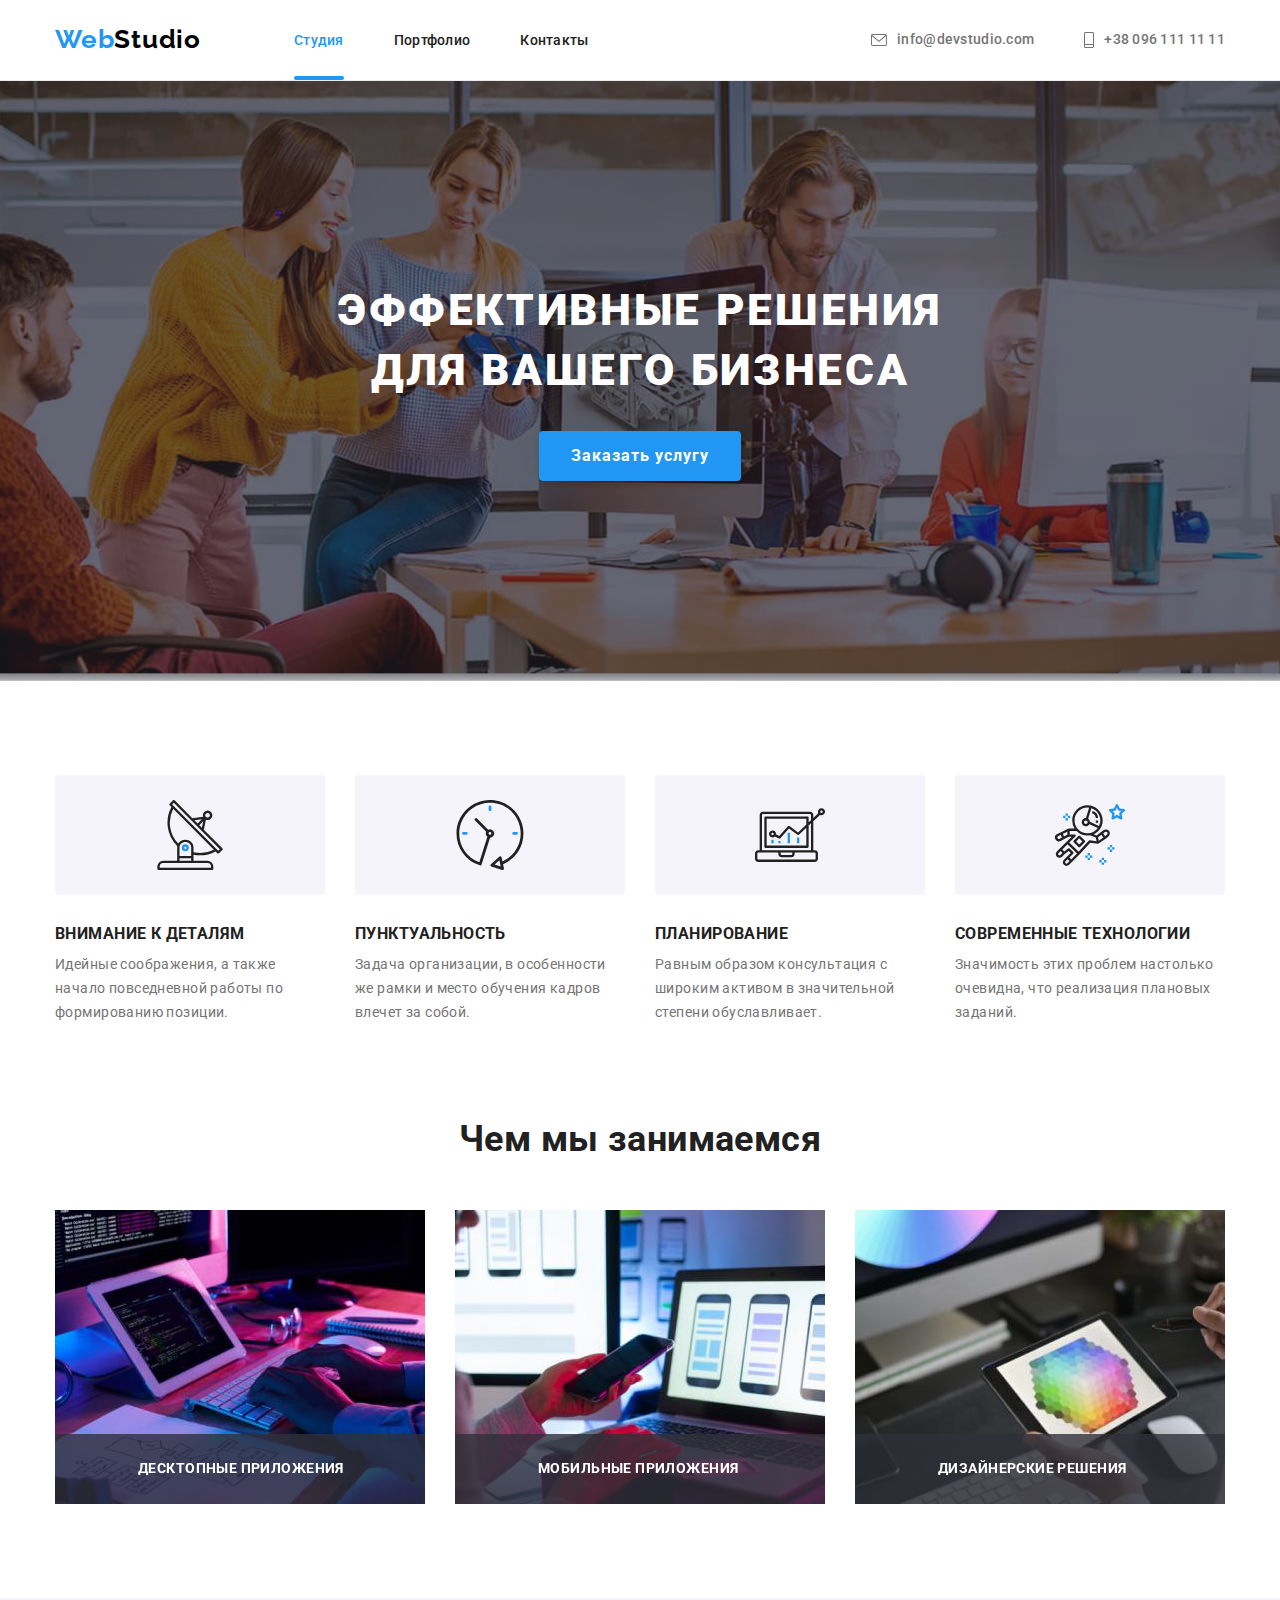
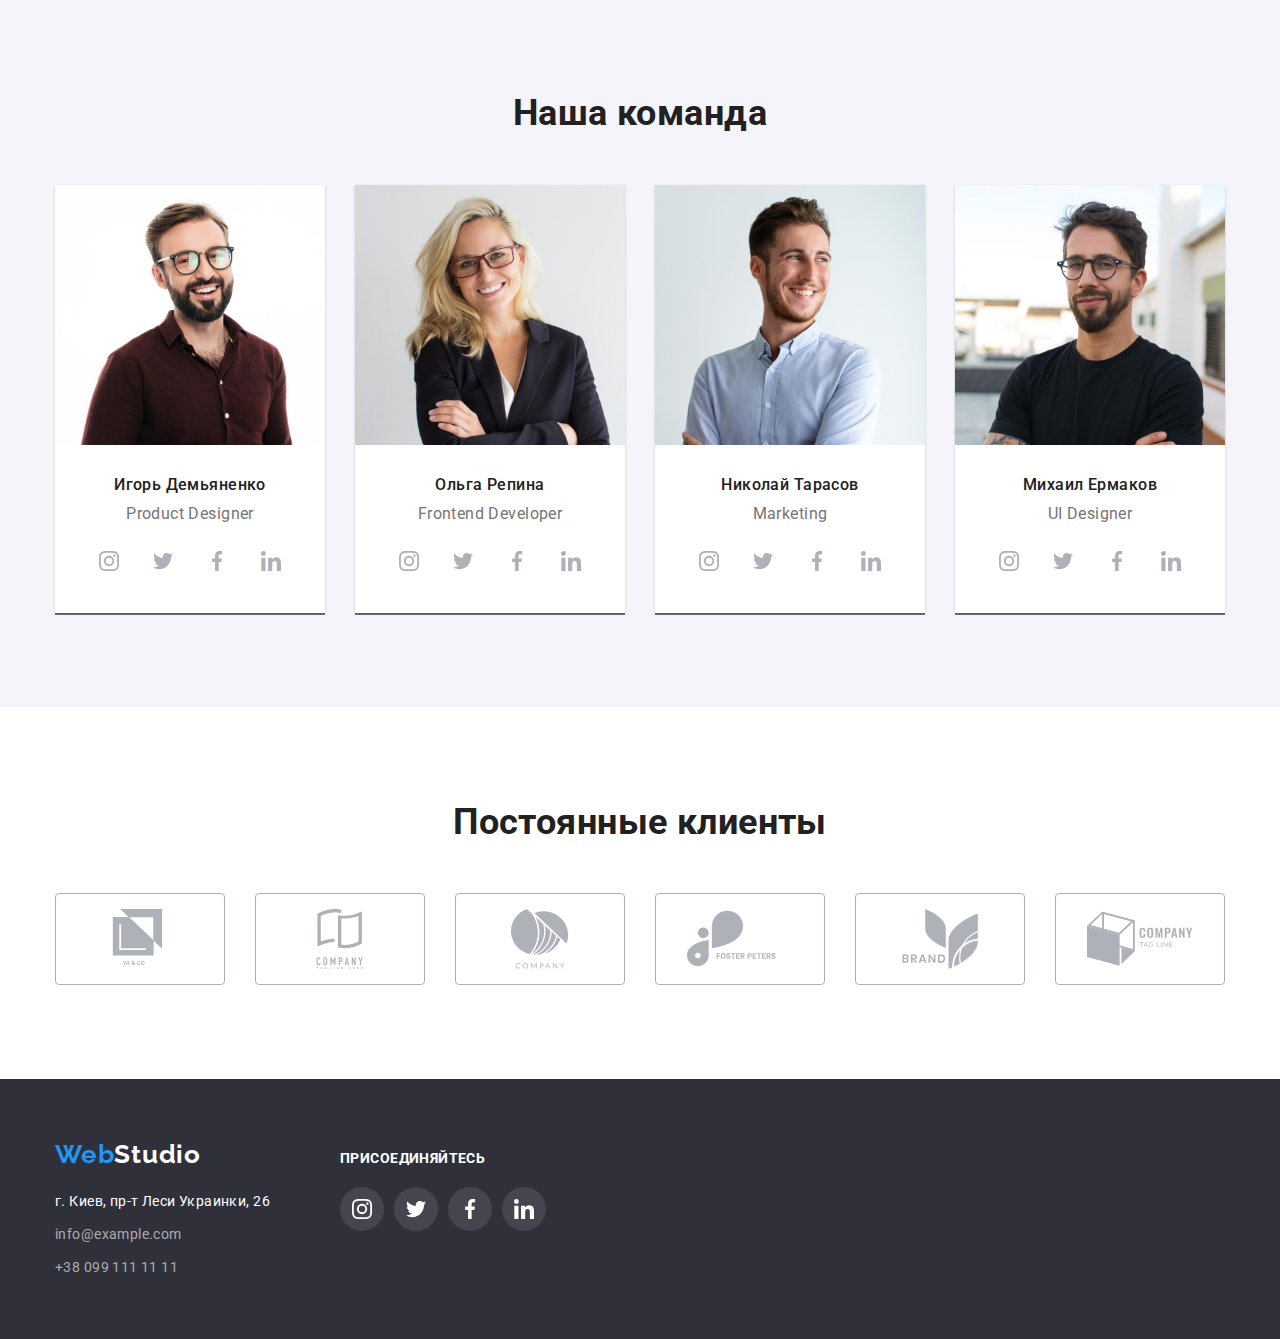
<file: index.html>
<!DOCTYPE html>
<html lang="ru">
<head>
    <meta charset="UTF-8">
    <meta http-equiv="X-UA-Compatible" content="IE=edge">
    <meta name="viewport" content="width=device-width, initial-scale=1.0">
    <title>MainPage</title>
    <link rel="preconnect" href="https://fonts.googleapis.com">
    <link rel="preconnect" href="https://fonts.gstatic.com" crossorigin>
    <link href="https://fonts.googleapis.com/css2?family=Raleway:wght@700&family=Roboto:wght@400;500;700;900&display=swap" rel="stylesheet">
    <link rel="stylesheet" href="https://cdnjs.cloudflare.com/ajax/libs/modern-normalize/1.1.0/modern-normalize.min.css">   
    <link rel="stylesheet" href="./css/styles.css">
</head>
<body>

    <!--Шапка-->
    <header class="page-header">
        <div class="container">
            <nav class="main-nav">
                <a class="logo-header" lang="en" href="./index.html">Web<span class="logo-dark">Studio</span></a>
                <ul class="site-nav">
                    <li class="item"><a class="site-link current" href="./index.html">Студия</a></li>
                    <li class="item"><a class="site-link" href="./portfolio.html">Портфолио</a></li>
                    <li class="item"><a class="site-link" href="">Контакты</a></li>
                </ul>
            </nav>
                <ul class="auth-nav">
                    <li class="item">
                        <a class="auth-link" lang="en" href="mailto:info@example.com">
                            <svg class="icon-mail">
                                <use href="./images/icons.svg#icon-envelope"></use>
                            </svg>
                            info@devstudio.com</a>
                    </li>
                    <li class="item">
                        <a class="auth-link" href="tel:+380961111111">
                            <svg class="icon-tel">
                                <use href="./images/icons.svg#icon-coll"></use>
                            </svg>
                            +38 096 111 11 11</a>
                    </li>
                </ul>                
        </div>
        
    </header>
    <main>
    <!--Герой-->
        <section class="hero">
            <div class="container">
                <h1 class="hero-title">Эффективные решения для вашего бизнеса</h1>
                <button data-modal-open class="primery-button" type="button">Заказать услугу</button>
            </div>
            <div class="backdrop is-hidden" data-modal>
                <div class="modal">
                    <button data-modal-close  class="close-modal-button" type="button">
                        <svg class="close-modal-icon">
                            <use href="./images/icons.svg#icon-cross"></use>
                        </svg>
                    </button>
                </div>
            </div>   
        </section> 
    
    <!--Преимущества-->
    <section class="section">

        <div class="container">
            <h2 class="section-title visually-hidden">Преимущества</h2>
            <ul class="feature-list">
                <li class="feature-item">
                    <div class="feature-icon">
                        <svg class="icon">
                            <use href="./images/icons.svg#icon-antenna"></use>
                        </svg>
                    </div>
                    <h3 class="feature-list-title">Внимание к деталям</h3>
                    <p>Идейные соображения, а также начало повседневной работы по формированию позиции.</p>
                </li>
                <li class="feature-item">
                    <div class="feature-icon">
                        <svg class="icon">
                            <use href="./images/icons.svg#icon-clock"></use>
                        </svg>
                    </div>
                    <h3 class="feature-list-title">Пунктуальность</h3>
                    <p>Задача организации, в особенности же рамки и место обучения кадров влечет за собой.</p>
                </li>
                <li class="feature-item">
                    <div class="feature-icon">
                        <svg class="icon">
                            <use href="./images/icons.svg#icon-diagram"></use>
                        </svg>
                    </div>
                    <h3 class="feature-list-title">Планирование</h3>
                    <p>Равным образом консультация с широким активом в значительной степени обуславливает.</p>
                </li>
                <li class="feature-item">
                    <div class="feature-icon">
                        <svg class="icon">
                            <use href="./images/icons.svg#icon-astronaut"></use>
                        </svg>
                    </div>
                    <h3 class="feature-list-title">Современные технологии</h3>
                    <p>Значимость этих проблем настолько очевидна, что реализация плановых заданий.</p>
                </li>
            </ul>
        </div>
        
    </section>

    <!--Чем занимаемся-->
    <section class="section other-padding">

        <div class="container">
            <h2 class="section-title">Чем мы занимаемся</h2>
            <ul class="business-list">
                <li class="business-item">
                    <div class="business-work">
                        <img src="./images/work-img-1.jpg" alt="разработка" width="370">
                        <p class="business-text">Десктопные приложения</p>
                    </div>
                    
                </li>
                <li class="business-item">
                    <div class="business-work">
                        <img src="./images/work-img-2.jpg" alt="дизайн" width="370">
                        <p class="business-text">Мобильные приложения</p>
                    </div>
                </li>
                <li class="business-item">
                    <div class="business-work">
                        <img src="./images/work-img-3.jpg" alt="маркетинг" width="370">
                        <p class="business-text">Дизайнерские решения</p>
                    </div>
                    
                </li>
            </ul>
        </div>
        
    </section>

    <!--Команда-->
    <section class="section team">

        <div class="container">
            <h2 class="section-title">Наша команда</h2>
            <ul class="team-list">
                <li class="item">
                    <img src="./images/photo-1.jpg" alt="фото Игорь Демьяненко" width="270">
                    <div class="team-info">
                        <h3 class="team-list-title">Игорь Демьяненко</h3>
                        <p class="team-list-text" lang="en">Product Designer</p>
                        <ul class="team-network">
                            <li class="item-network">
                                <a class="link-network" href="">
                                    <svg class="icon-network">
                                        <use href="./images/icons.svg#icon-instagram"></use>
                                    </svg>
                                </a>
                            </li>
                            <li class="item-network">
                                <a class="link-network" href="">
                                    <svg class="icon-network">
                                        <use href="./images/icons.svg#icon-twitter"></use>
                                    </svg>
                                </a>
                            </li>
                            <li class="item-network">
                                <a class="link-network" href="">
                                    <svg class="icon-network">
                                        <use href="./images/icons.svg#icon-facebook"></use>
                                    </svg>
                                </a>
                            </li>
                            <li class="item-network">
                                <a class="link-network" href="">
                                    <svg class="icon-network">
                                        <use href="./images/icons.svg#icon-linkedin"></use>
                                    </svg>
                                </a>
                            </li>
                        </ul>
                    </div>
                    
                </li>

                <li class="item">
                    <img src="./images/photo-2.jpg" alt="фото Ольга Репина" width="270">
                    <div class="team-info">
                        <h3 class="team-list-title">Ольга Репина</h3>
                        <p class="team-list-text" lang="en">Frontend Developer</p>
                        <ul class="team-network">
                            <li class="item-network">
                                <a class="link-network" href="">
                                    <svg class="icon-network">
                                        <use href="./images/icons.svg#icon-instagram"></use>
                                    </svg>
                                </a>
                            </li>
                            <li class="item-network">
                                <a class="link-network" href="">
                                    <svg class="icon-network">
                                        <use href="./images/icons.svg#icon-twitter"></use>
                                    </svg>
                                </a>
                            </li>
                            <li class="item-network">
                                <a class="link-network" href="">
                                    <svg class="icon-network">
                                        <use href="./images/icons.svg#icon-facebook"></use>
                                    </svg>
                                </a>
                            </li>
                            <li class="item-network">
                                <a class="link-network" href="">
                                    <svg class="icon-network">
                                        <use href="./images/icons.svg#icon-linkedin"></use>
                                    </svg>
                                </a>
                            </li>
                        </ul>
                    </div>
                    
                </li>
                <li class="item">
                    <img src="./images/photo-3.jpg" alt="фото Николай Тарасов" width="270">
                    <div class="team-info">
                        <h3 class="team-list-title">Николай Тарасов</h3>
                        <p class="team-list-text" lang="en">Marketing</p>
                        <ul class="team-network">
                            <li class="item-network">
                                <a class="link-network" href="">
                                    <svg class="icon-network">
                                        <use href="./images/icons.svg#icon-instagram"></use>
                                    </svg>
                                </a>
                            </li>
                            <li class="item-network">
                                <a class="link-network" href="">
                                    <svg class="icon-network">
                                        <use href="./images/icons.svg#icon-twitter"></use>
                                    </svg>
                                </a>
                            </li>
                            <li class="item-network">
                                <a class="link-network" href="">
                                    <svg class="icon-network">
                                        <use href="./images/icons.svg#icon-facebook"></use>
                                    </svg>
                                </a>
                            </li>
                            <li class="item-network">
                                <a class="link-network" href="">
                                    <svg class="icon-network">
                                        <use href="./images/icons.svg#icon-linkedin"></use>
                                    </svg>
                                </a>
                            </li>
                        </ul>
                    </div>
                </li>
                
                <li class="item">
                    <img src="./images/photo-4.jpg" alt="фото Михаил Ермаков" width="270">
                    <div class="team-info">
                        <h3 class="team-list-title">Михаил Ермаков</h3>
                        <p class="team-list-text" lang="en">UI Designer</p>
                        <ul class="team-network">
                            <li class="item-network">
                                <a class="link-network" href="">
                                    <svg class="icon-network">
                                        <use href="./images/icons.svg#icon-instagram"></use>
                                    </svg>
                                </a>
                            </li>
                            <li class="item-network">
                                <a class="link-network" href="">
                                    <svg class="icon-network">
                                        <use href="./images/icons.svg#icon-twitter"></use>
                                    </svg>
                                </a>
                            </li>
                            <li class="item-network">
                                <a class="link-network" href="">
                                    <svg class="icon-network">
                                        <use href="./images/icons.svg#icon-facebook"></use>
                                    </svg>
                                </a>
                            </li>
                            <li class="item-network">
                                <a class="link-network" href="">
                                    <svg class="icon-network">
                                        <use href="./images/icons.svg#icon-linkedin"></use>
                                    </svg>
                                </a>
                            </li>
                        </ul>
                    </div>
                    
                </li>
            </ul>
        </div>
        
    </section>

    <!-- Постоянные клиенты -->

    <section class="section">
        <div class="container">
            <h2 class="section-title">Постоянные клиенты</h2>
            <ul class="clients-list">
                <li class="clients-item">
                    <a class="clients-link" href="">
                        <svg class="clients-icon">
                            <use href="./images/icons.svg#icon-logo-one"></use>
                        </svg>
                    </a>
                </li>
                <li class="clients-item">
                    <a class="clients-link" href="">
                        <svg class="clients-icon">
                            <use href="./images/icons.svg#icon-logo-two"></use>
                        </svg>
                    </a>
                </li>
                <li class="clients-item">
                    <a class="clients-link" href="">
                        <svg class="clients-icon">
                            <use href="./images/icons.svg#icon-logo-three"></use>
                        </svg>
                    </a>
                </li>
                <li class="clients-item">
                    <a class="clients-link" href="">
                        <svg class="clients-icon">
                            <use href="./images/icons.svg#icon-logo-four"></use>
                        </svg>
                    </a>
                </li>
                <li class="clients-item">
                    <a class="clients-link" href="">
                        <svg class="clients-icon">
                            <use href="./images/icons.svg#icon-logo-five"></use>
                        </svg>
                    </a>
                </li>
                <li class="clients-item">
                    <a class="clients-link" href="">
                        <svg class="clients-icon">
                            <use href="./images/icons.svg#icon-logo-six"></use>
                        </svg>
                    </a>
                </li>

            </ul>

        </div>
    </section>
    </main>
    <!--Подвал-->
    <footer class="footer">
        <div class="container footer-container">
            <div class="footer-left">
                <a class="logo-footer" lang="en" href="./index.html">Web<span class="logo-light">Studio</span></a>
                <address class="address">
                    <ul class="footer-contacts">
                        <li class="contacts-item">
                            <a class="footer-adress" href="">г. Киев, пр-т Леси Украинки, 26</a>
                        </li>
                        <li class="contacts-item">
                            <a class="footer-mail" lang="en" href="mailto:info@example.com">info@example.com</a>
                        </li>
                        <li class="contacts-item">
                            <a class="footer-tel" href="tel:+380961111111">+38 099 111 11 11</a>
                        </li>      
                    </ul>
                </address>
            </div>
            <div class="footer-right">
                <h3 class="join-title">присоединяйтесь</h3>
                <ul class="join-list">
                    <li class="item-footer-network">
                        <a class="link-footer-network" href="">
                            <svg class="icon-footer-network">
                                <use href="./images/icons.svg#icon-instagram"></use>
                            </svg>
                        </a>
                    </li>
                    <li class="item-footer-network">
                        <a class="link-footer-network" href="">
                            <svg class="icon-footer-network">
                                <use href="./images/icons.svg#icon-twitter"></use>
                            </svg>
                        </a>
                    </li>
                    <li class="item-footer-network">
                        <a class="link-footer-network" href="">
                            <svg class="icon-footer-network">
                                <use href="./images/icons.svg#icon-facebook"></use>
                            </svg>
                        </a>
                    </li>
                    <li class="item-footer-network">
                        <a class="link-footer-network" href="">
                            <svg class="icon-footer-network">
                                <use href="./images/icons.svg#icon-linkedin"></use>
                            </svg>
                        </a>
                    </li>
                </ul>
                
            </div>
            
        </div>
    </footer>

    <script src="./js/modal.js"></script>
    
</body>
</html>
</file>
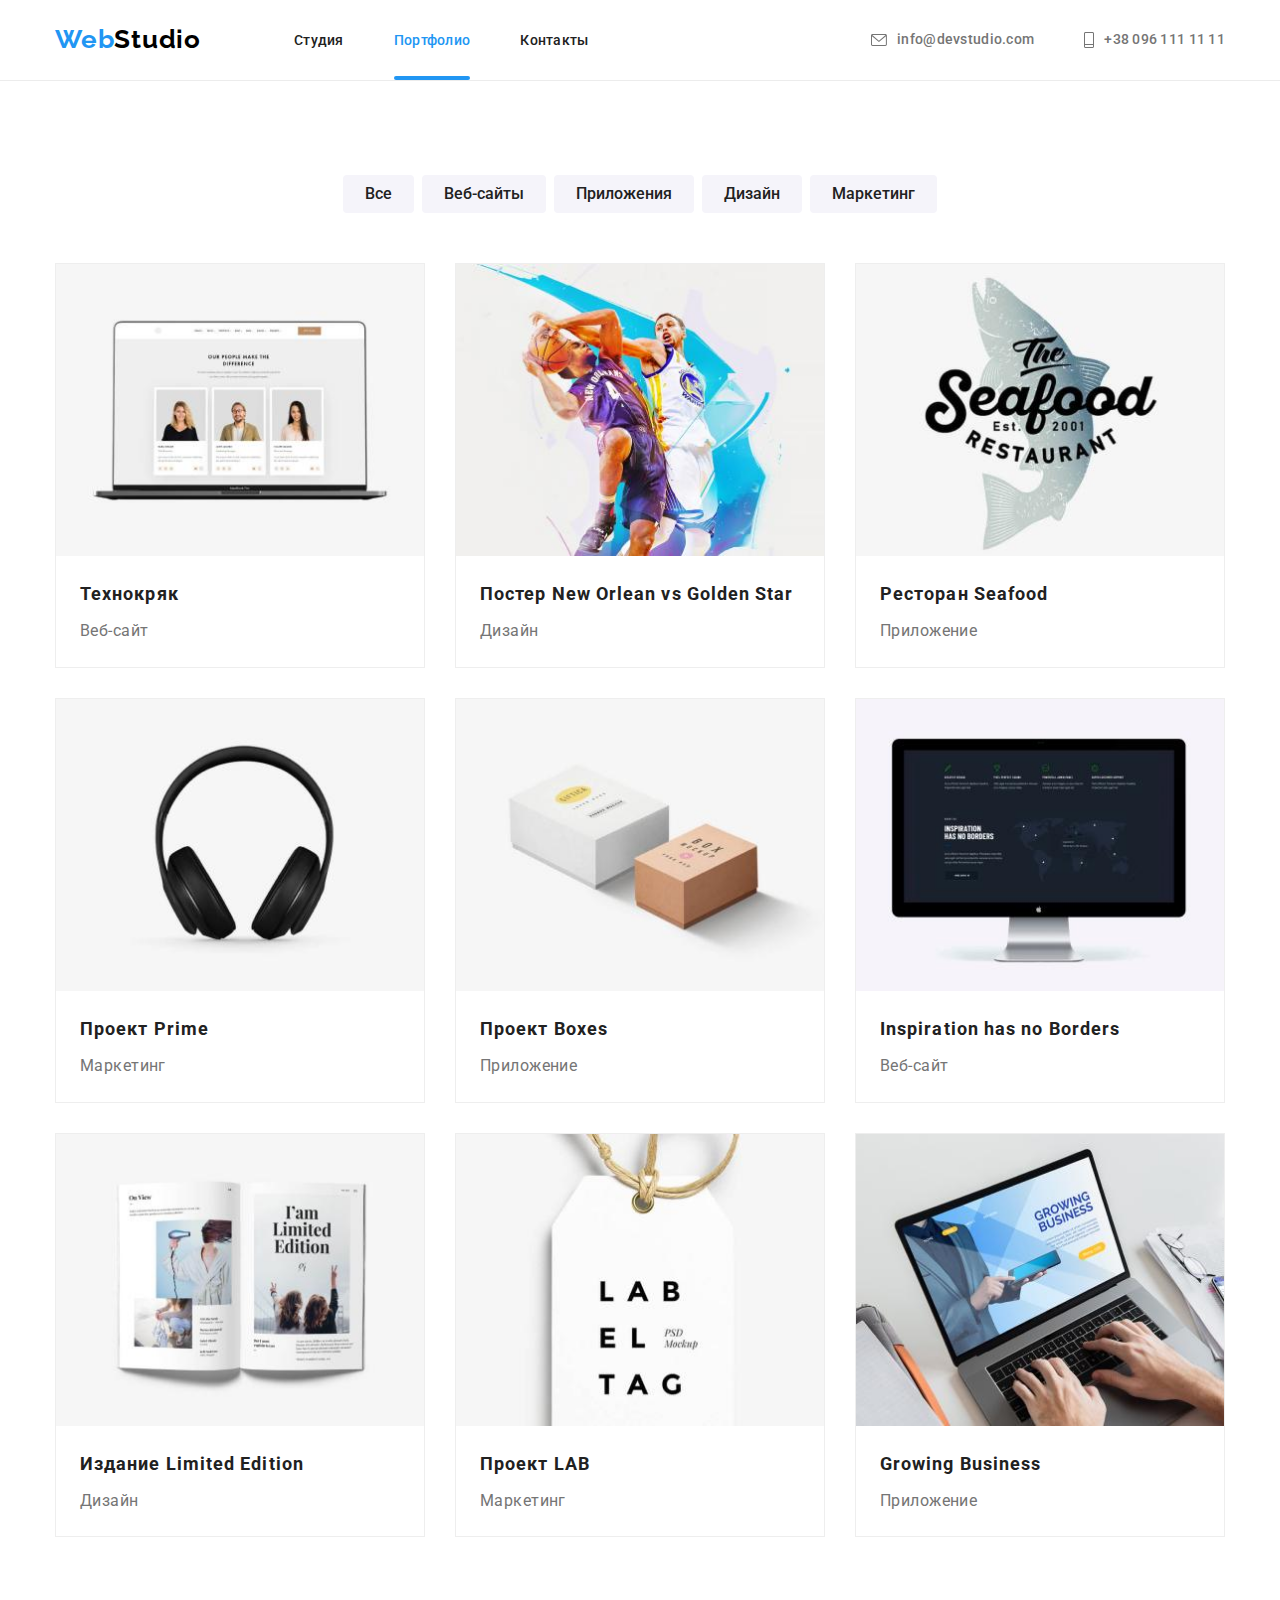
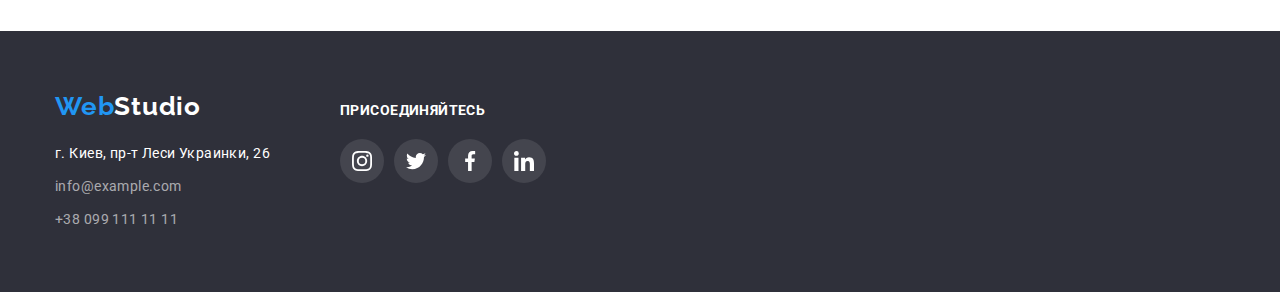
<file: portfolio.html>
<!DOCTYPE html>
<html lang="ru">
<head>
    <meta charset="UTF-8">
    <meta http-equiv="X-UA-Compatible" content="IE=edge">
    <meta name="viewport" content="width=device-width, initial-scale=1.0">
    <title>Portfolio</title>
    <link rel="preconnect" href="https://fonts.googleapis.com">
    <link rel="preconnect" href="https://fonts.gstatic.com" crossorigin>
    <link href="https://fonts.googleapis.com/css2?family=Raleway:wght@700&family=Roboto:wght@400;500;700;900&display=swap" rel="stylesheet">
    <link rel="stylesheet" href="https://cdnjs.cloudflare.com/ajax/libs/modern-normalize/1.1.0/modern-normalize.min.css">
    <link rel="stylesheet" href="./css/styles.css">
</head>
<body>
    <!-- Шапка -->
    <header class="page-header">
        <div class="container">
            <nav class="main-nav">
                <a class="logo-header" lang="en" href="./index.html">Web<span class="logo-dark">Studio</span></a>
                <ul class="site-nav">
                    <li class="item"><a class="site-link" href="./index.html">Студия</a></li>
                    <li class="item"><a class="site-link current" href="./portfolio.html">Портфолио</a></li>
                    <li class="item"><a class="site-link" href="">Контакты</a></li>
                </ul>
            </nav>
            <div class="auth">
                <ul class="auth-nav">
                    <li class="item">
                        <a class="auth-link" lang="en" href="mailto:info@example.com">
                            <svg class="icon-mail">
                                <use href="./images/icons.svg#icon-envelope"></use>
                            </svg>
                            info@devstudio.com</a>
                    </li>
                    <li class="item">
                        <a class="auth-link" href="tel:+380961111111">
                            <svg class="icon-tel">
                                <use href="./images/icons.svg#icon-coll"></use>
                            </svg>
                            +38 096 111 11 11</a>
                    </li>
                </ul>
            </div>
                
        </div>
        
    </header>
    <main>
        <!-- Примеры работ -->

        <section class="section">

            <div class="container">
                <h1 class="section-title visually-hidden">Примеры работ</h1>
                <ul class="portfolio-filter">
                    <li class="btn"><button class="portfolio-button" type="button">Все</button></li>
                    <li class="btn"><button class="portfolio-button" type="button">Веб-сайты</button></li>
                    <li class="btn"><button class="portfolio-button" type="button">Приложения</button></li>
                    <li class="btn"><button class="portfolio-button" type="button">Дизайн</button></li>
                    <li class="btn"><button class="portfolio-button" type="button">Маркетинг</button></li>
                </ul>
                <ul class="work-list">
                <li class="work-item">
                    <a class="work-link" href="">
                        <div class="description">
                            <img class="work-img" src="./images/example-1.jpg" alt="Пример-1" width="370">
                            <p class="text-description"> Технокряк это современная площадка распространения коронавируса. Компании используют эту платформу для цифрового шпионажа и атак на защищённые сервера конкурентов.</p>
                        </div>
                        
                        <div class="work-info">
                            <h2 class="work-list-title">Технокряк</h2>
                            <p class="work-list-text">Веб-сайт</p>
                        </div>
                    </a>
                </li>
                <li class="work-item">
                    <a class="work-link" href="">
                        <div class="description">
                            <img class="work-img" src="./images/example-2.jpg" alt="Пример-2" width="370">
                            <p class="text-description"> Технокряк это современная площадка распространения коронавируса. Компании используют эту платформу для цифрового шпионажа и атак на защищённые сервера конкурентов.</p>
                        </div>
                        
                        <div class="work-info">
                            <h2 class="work-list-title">Постер <span lang="en">New Orlean vs Golden Star</span></h2>
                            <p class="work-list-text">Дизайн</p>
                        </div>
                    </a>
                </li>
                <li class="work-item">
                    <a class="work-link" href="">
                        <div class="description">
                            <img class="work-img" src="./images/example-3.jpg" alt="Пример-3" width="370">
                            <p class="text-description"> Технокряк это современная площадка распространения коронавируса. Компании используют эту платформу для цифрового шпионажа и атак на защищённые сервера конкурентов.</p>
                        </div>
                        
                        <div class="work-info">
                            <h2 class="work-list-title">Ресторан <span lang="en">Seafood</span></h2>
                            <p class="work-list-text">Приложение</p>
                        </div>
                    </a>
                </li>
                <li class="work-item">
                    <a class="work-link" href="">
                        <div class="description">
                            <img class="work-img" src="./images/example-4.jpg" alt="Пример-4" width="370">
                            <p class="text-description"> Технокряк это современная площадка распространения коронавируса. Компании используют эту платформу для цифрового шпионажа и атак на защищённые сервера конкурентов.</p>
                        </div>
                        
                        <div class="work-info">
                            <h2 class="work-list-title">Проект <span lang="en">Prime</span></h2>
                            <p class="work-list-text">Маркетинг</p>
                        </div>
                    </a>
                </li>
                <li class="work-item">
                    <a class="work-link" href="">
                        <div class="description">
                            <img class="work-img" src="./images/example-5.jpg" alt="Пример-5" width="370">
                            <p class="text-description"> Технокряк это современная площадка распространения коронавируса. Компании используют эту платформу для цифрового шпионажа и атак на защищённые сервера конкурентов.</p>
                        </div>
                        
                        <div class="work-info">
                            <h2 class="work-list-title">Проект <span lang="en">Boxes</span></h2>
                            <p class="work-list-text">Приложение</p>
                        </div>
                    </a>
                </li>
                <li class="work-item">
                    <a class="work-link" href="">
                        <div class="description">
                            <img class="work-img" src="./images/example-6.jpg" alt="Пример-6" width="370">
                            <p class="text-description"> Технокряк это современная площадка распространения коронавируса. Компании используют эту платформу для цифрового шпионажа и атак на защищённые сервера конкурентов.</p>
                        </div>
                        
                        <div class="work-info">
                            <h2 class="work-list-title" lang="en">Inspiration has no Borders</h2>
                            <p class="work-list-text">Веб-сайт</p>
                        </div>
                    </a>
                </li>
                <li class="work-item">
                    <a class="work-link" href="">
                        <div class="description">
                            <img class="work-img" src="./images/example-7.jpg" alt="Пример-7" width="370">
                            <p class="text-description"> Технокряк это современная площадка распространения коронавируса. Компании используют эту платформу для цифрового шпионажа и атак на защищённые сервера конкурентов.</p>
                        </div>
                        
                        <div class="work-info">
                            <h2 class="work-list-title">Издание <span lang="en">Limited Edition</span></h2>
                            <p class="work-list-text">Дизайн</p>
                        </div>
                    </a>
                </li>
                <li class="work-item">
                    <a class="work-link" href="">
                        <div class="description">
                            <img class="work-img" src="./images/example-8.jpg" alt="Пример-8" width="370">
                            <p class="text-description"> Технокряк это современная площадка распространения коронавируса. Компании используют эту платформу для цифрового шпионажа и атак на защищённые сервера конкурентов.</p>
                        </div>
                        
                        <div class="work-info">
                            <h2 class="work-list-title">Проект <span lang="en">LAB</span></h2>
                            <p class="work-list-text">Маркетинг</p>
                        </div>
                    </a>
                </li>
                <li class="work-item">
                    <a class="work-link" href="">
                        <div class="description">
                            <img class="work-img" src="./images/example-9.jpg" alt="Пример-9" width="370">
                            <p class="text-description"> Технокряк это современная площадка распространения коронавируса. Компании используют эту платформу для цифрового шпионажа и атак на защищённые сервера конкурентов.</p>
                        </div>
                        
                        <div class="work-info">
                            <h2 class="work-list-title" lang="en">Growing Business</h2>
                            <p class="work-list-text">Приложение</p>
                        </div>
                    </a>
                    
                    
                </li>
                </ul>
            </div>
            
        </section>
    </main>        
    <!--Подвал-->
    <footer class="footer">
        <div class="container footer-container">
            <div class="footer-left">
                <a class="logo-footer" lang="en" href="./index.html">Web<span class="logo-light">Studio</span></a>
                <address class="address">
                    <ul class="footer-contacts">
                        <li class="contacts-item">
                            <a class="footer-adress" href="">г. Киев, пр-т Леси Украинки, 26</a>
                        </li>
                        <li class="contacts-item">
                            <a class="footer-mail" lang="en" href="mailto:info@example.com">info@example.com</a>
                        </li>
                        <li class="contacts-item">
                            <a class="footer-tel" href="tel:+380961111111">+38 099 111 11 11</a>
                        </li>      
                    </ul>
                </address>
            </div>
            <div class="footer-right">
                <h3 class="join-title">присоединяйтесь</h3>
                <ul class="join-list">
                    <li class="item-footer-network">
                        <a class="link-footer-network" href="">
                            <svg class="icon-footer-network">
                                <use href="./images/icons.svg#icon-instagram"></use>
                            </svg>
                        </a>
                    </li>
                    <li class="item-footer-network">
                        <a class="link-footer-network" href="">
                            <svg class="icon-footer-network">
                                <use href="./images/icons.svg#icon-twitter"></use>
                            </svg>
                        </a>
                    </li>
                    <li class="item-footer-network">
                        <a class="link-footer-network" href="">
                            <svg class="icon-footer-network">
                                <use href="./images/icons.svg#icon-facebook"></use>
                            </svg>
                        </a>
                    </li>
                    <li class="item-footer-network">
                        <a class="link-footer-network" href="">
                            <svg class="icon-footer-network">
                                <use href="./images/icons.svg#icon-linkedin"></use>
                            </svg>
                        </a>
                    </li>
                </ul>
                
            </div>
            
        </div>
    </footer>
    
</body>
</html>
</file>
<file: css/styles.css>
:root {
    /* color */
    --primary-bg-color: #ffffff;
    --primary-text-color: #757575;
    --primary-title-color: #212121;
    --accent-color: #2196F3;
    --secondary-bg-color: #F5F4FA;
    --button-bg-color: #F5F4FA;}

body {
    background-color: var(--primary-bg-color);
    color: var(--primary-text-color);
    font-family: Roboto, sans-serif;
    letter-spacing: 0.03em;
    font-size: 14px;
    line-height: 1.7;
    }

h1,
h2,
h3,
p {
    margin: 0px;
}
ul {
    margin: 0px;
    padding: 0px;
    list-style: none;
}
button {cursor: pointer;}
img {display: block;
max-width: 100%;
height: auto;}
a {text-decoration: none;}

    /* container */
.container {
    width: 1200px;
    padding-left: 15px;
    padding-right: 15px;
    margin: 0 auto;
    }

.visually-hidden {
    position: absolute;
    width: 1px;
    height: 1px;
    margin: -1px;
    border: 0;
    padding: 0;
    
    white-space: nowrap;
    clip-path: inset(100%);
    clip: rect(0 0 0 0);
    overflow: hidden;
}

/*============ Header ===========*/

    /* logo header*/

.logo-header {
    display: block;
    padding-top: 24px;
    padding-bottom: 25px;
    font-family: Raleway;
    font-weight: bold;
    font-size: 26px;
    line-height: 1.2;
    letter-spacing: 0.03em;
    color: #2196F3;
}

.logo-dark {color: #000000;}

        /* all-nav */

    .page-header {
        border-bottom: 1px solid #ECECEC;}

    .page-header .container {
        display: flex;
        align-items: center;
        justify-content: space-between
    }
    .main-nav {
        display: flex;
    }
        
        /* site nav */

    .site-nav {
        display: flex;
        margin-left: 93px;
    }

    .site-nav .item + .item {margin-left: 50px;}
        
    .site-link {
        display: block;
        padding-top: 32px;
        padding-bottom: 32px;

        color: var(--primary-title-color);
        font-weight: 500;
        line-height: 1.17;
        letter-spacing: 0.02em;
        transition: color 250ms cubic-bezier(0.4, 0, 0.2, 1);
    }
        
    .site-link:hover,
    .site-link:focus {color: var(--accent-color);}

    .site-link.current {color: var(--accent-color);
        position: relative;}

    .site-link::after {
        content: "";
        position: absolute;
        left: 0;
        bottom: 0;
        display: block;
        width: 100%;
        height: 4px;
        background-color: var(--accent-color);
        border-radius: 2px;
        opacity: 0;
    }
    .site-link.current::after {
        opacity: 1;
    }

        /* auth nav */

    .auth-nav {
        display: flex;
        justify-content: center;
        align-items: center;
        }
    .auth-nav .item + .item {margin-left: 50px;}

    .auth-link {
        display: flex;
        align-items: center;
        color: var(--primary-text-color);
        font-weight: 500;
        line-height: 1.14;
        letter-spacing: 0.02em;
        padding-top: 32px;
        padding-bottom: 32px;
        transition: color 250ms cubic-bezier(0.4, 0, 0.2, 1);
    }
    .auth-link:hover,
    .auth-link:focus {
        color: var(--accent-color);
        fill: var(--accent-color);
    }
    
    .icon-mail {
        width: 16px;
        height: 12px;
        margin-right: 10px;
        fill: currentColor;
    }
        
    .icon-tel {
        width: 10px;
        height: 16px;
        margin-right: 10px;
        fill: currentColor;
        }
    

    /*========== Hero========== */
    .hero {
        padding: 200px 0;
        background-color: #C4C4C4;
        text-align: center;
        background-image: linear-gradient(
        rgba(47, 48, 58, 0.4),
        rgba(47, 48, 58, 0.4)),
        url("../images/header-img.jpg");
        background-repeat: no-repeat;
        background-position: center;
        background-size: cover;
        }

    .hero-title {
        color: var(--primary-bg-color);
        margin: 0 auto;
        margin-bottom: 30px;
        width: 696px;
        font-weight: 900;
        font-size: 44px;
        line-height: 1.36;
        letter-spacing: 0.06em;
        text-transform: uppercase;
        }
        
    .primery-button {
        padding: 10px 32px;
        font-weight: 700;
        font-size: 16px;
        line-height: 1.87;
        letter-spacing: 0.06em;
        box-shadow: 0px 4px 4px rgba(0, 0, 0, 0.15);
        border-radius: 4px;
        border: none;

        background-color: var(--accent-color);
        color: #ffffff;
        transition: background-color 250ms cubic-bezier(0.4, 0, 0.2, 1);
        }

    .primery-button:hover,
    .primery-button:focus {
        background-color: #118CE8;
        color: #ffffff;
        }
    .backdrop {
        position: fixed;
        top: 0;
        left: 0;
        width: 100%;
        height: 100%;
        background-color: rgba(0, 0, 0, 0.2);
        opacity: 1;
        transition: opacity 250ms cubic-bezier(0.4, 0, 0.2, 1);
    }

    .backdrop.is-hidden {
        opacity: 0;
        pointer-events: none;
    }

    .modal {
        position: absolute;
        top: 50%;
        left: 50%;
        transform: translate(-50%, -50%) scale(1);
        width: 528px;
        height: 581px;
        background: #FFFFFF;
        box-shadow: 0px 1px 3px rgba(0, 0, 0, 0.12), 0px 1px 1px rgba(0, 0, 0, 0.14), 0px 2px 1px rgba(0, 0, 0, 0.2);
        border-radius: 4px;
    }

    .backdrop.is-hidden .modal {
        transform: translate(-50%, -50%) scale(0.9);
    }

    .close-modal-button {
        display: flex;
        justify-content: center;
        align-items: center;
        position: absolute;
        top: 5px;
        right: 23px;
        width: 30px;
        height: 30px;
        
        background-color: var(--primary-bg-color);
        border: 1px solid rgba(0, 0, 0, 0.1);
        border-radius: 50%;
    }
    .close-modal-icon {
        width: 18px;
        height: 18px;}

    /*========= Main ==========*/

        /* section */

    .section {padding-top: 94px;
        padding-bottom: 94px;}

    .section.other-padding {
        padding-top: 0px;
        }

        /* title */

    .section-title {
        color: var(--primary-title-color);
        font-weight: 700;
        font-size: 36px;
        line-height: 1.17;
        text-align: center;
        margin-bottom: 50px;
    }

    .feature-list-title {
        color: var(--primary-title-color);
        font-weight: 700;
        line-height: 1.1;
        margin-bottom: 10px;
        text-transform: uppercase;
    }
    
    .team-list-title {
        color: var(--primary-title-color);
        font-weight: 500;
        font-size: 16px;
        line-height: 1.2;
        text-align: center;
        margin-bottom: 10px;
    }

        /* feature */ 
    .feature-list {
        display: flex;
        justify-content: space-between
    }

    .feature-list .feature-item {width: 270px;}

    .feature-icon {
        display: flex;
        align-items: center;
        justify-content: center;
        height: 120px;
        margin-bottom: 30px;
        padding: 25px 0;
        border-radius: 4px;
        background-color: var(--button-bg-color)
        }
    .icon {
        width: 70px;
        height: 70px;
        }

        /* business-list */

    .business-list {
        display: flex;
        justify-content: space-between;
    }
    .business-work {
        position: relative;
    }

    .business-work::before {
        display: block;
        position: absolute;
        content: "";
        width: 100%;
        bottom: 0;
        left: 0;
        height: 70px;
        background: rgba(47, 48, 58, 0.8);
    }

    .business-text {
        position: absolute;
        bottom: 27px;
        left: 83px;
        font-weight: 700;
        font-size: 14px;
        line-height: 1.14;
        letter-spacing: 0.03em;
        text-transform: uppercase;
        color: var(--primary-bg-color);
    }

        /* Team  */

    .team-list {
        display: flex;
        justify-content: space-between
    }

    .team-list .item {
        background-color: var(--primary-bg-color);
        box-shadow: 0px 1px 3px rgba(0, 0, 0, 0.12), 0px 1px 1px rgba(0, 0, 0, 0.14), 0px 2px
    }

    .team {background-color: var(--secondary-bg-color);}

    .team-info {
        padding-top: 30px;
        padding-bottom: 30px;
        }

    .team-list-text {
        font-weight: 400;
        font-size: 16px;
        line-height: 1.2;
        text-align: center;
        }

    .team-network {
        display: flex;
        justify-content: center;
        margin-top: 16px;
        }

    .link-network {
        display: flex;
        width: 44px;
        height: 44px;
        align-items: center;
        justify-content: center;
        color: #AFB1B8;
        border-radius: 50%;
        transition: color 250ms cubic-bezier(0.4, 0, 0.2, 1),
        background-color 250ms cubic-bezier(0.4, 0, 0.2, 1);
        }    
    
    .icon-network {
            width: 20px;
            height: 20px;
            fill: currentColor;
        }

    .team-network .item-network + .item-network {margin-left: 10px;}

    .link-network:hover,
    .link-network:focus {
        background-color: var(--accent-color);
        color: var(--primary-bg-color);
        }

        /* Our clients */

    .clients-list {
        display: flex;
        justify-content: center;}

    .clients-list .clients-item + .clients-item {margin-left: 30px;}

    .clients-link {
        display: flex;
        align-items: center;
        justify-content: center;
        width: 170px;
        height: 92px;
        border: 1px solid #AFB1B8;
        border-radius: 4px;
        color: #AFB1B8;
        transition: color 250ms cubic-bezier(0.4, 0, 0.2, 1),
        border 250ms cubic-bezier(0.4, 0, 0.2, 1);
    }

    .clients-link:hover,
    .clients-link:focus {
        color: var(--accent-color);
        border: 1px solid var(--accent-color);
    }
    
    .clients-icon {
        width: 106px;
        height: 60px;
        fill: currentColor;
    }
        
    /*============ Footer============ */
    .footer {
        padding-top: 60px;
        padding-bottom: 60px;
        background-color: #2F303A;
    }
    .footer-container {
        display: flex;
        align-items: baseline;
    }

        /* logo footer */
    .logo-footer {
        display: block;
        margin-bottom: 20px;
        font-family: Raleway;
        font-weight: 700;
        font-size: 26px;
        line-height: 31px;
        letter-spacing: 0.03em;
        color: #2196F3;
        }
    .logo-light {color: #ffffff;}

    .footer-adress {color: #ffffff;}

    .footer-mail,
    .footer-tel {
        color: rgba(255, 255, 255, 0.6);
        transition: color 250ms cubic-bezier(0.4, 0, 0.2, 1);
    }

    .footer-mail:hover, .footer-mail:focus {color: #ffffff;}

    .footer-tel:hover, .footer-tel:focus {color: #ffffff;}

    .address {font-style: normal;}

    .contacts-item:not(:last-child) {margin-bottom: 9px;}
    
    

    /* footer right */

    .footer-right {
        width: 206px;
        margin-left: 70px;
        }

    .join-title {
        font-weight: 700px;
        font-size: 14px;
        line-height: 1.14;
        letter-spacing: 0.03em;
        text-transform: uppercase;
        color: var(--primary-bg-color);
        margin-bottom: 20px;
    }
    .join-list {
        display: flex;
        justify-content: center;
    }
    .link-footer-network {
        display: flex;
        width: 44px;
        height: 44px;
        align-items: center;
        justify-content: center;
        color: var(--primary-bg-color);
        background-color: rgba(255, 255, 255, 0.1);
        border-radius: 50%;
        transition: background-color 250ms cubic-bezier(0.4, 0, 0.2, 1)
    }
    .icon-footer-network {
        width: 20px;
        height: 20px;
        color: currentColor;
        fill: var(--primary-bg-color);
    }
    .join-list .item-footer-network + .item-footer-network {margin-left: 10px;}
    
    .link-footer-network:hover,
    .link-footer-network:focus {background-color: var(--accent-color);

    }

    /* =========Portfolio=========== */

        /* filter */
    .portfolio-filter {
        display: flex;
        justify-content: center;
        margin-bottom: 50px;
    }

    .portfolio-filter .btn + .btn {margin-left: 8px;}

    .portfolio-button {
        font-weight: 500;
        font-size: 16px;
        padding: 6px 22px;
        min-width:auto;
        line-height: 1.6;
        text-align: center;
        background-color: var(--button-bg-color);
        color: var(--primary-title-color);
        border-radius: 4px;
        border: none;
        transition: background-color 250ms cubic-bezier(0.4, 0, 0.2, 1),
        color 250ms cubic-bezier(0.4, 0, 0.2, 1),
        box-shadow 250ms cubic-bezier(0.4, 0, 0.2, 1);
    }

    .portfolio-button:hover,
    .portfolio-button:focus {
        color: var(--primary-bg-color);
        background-color: var(--accent-color);
        box-shadow: 0px 3px 1px rgba(0, 0, 0, 0.1), 0px 1px 2px rgba(0, 0, 0, 0.08), 0px 2px 2px rgba(0, 0, 0, 0.12);
    }

        /* Work */
    .work-list {
        display: flex;
        flex-wrap: wrap;
        }

    .work-item {
        width: 370px;
        margin-right: 30px;
        margin-bottom: 30px;
        border: 1px solid #EEEEEE;
    }

    .work-item:nth-child(3n) {margin-right: 0px;}

    .work-item:nth-last-child(-n + 3) {margin-bottom: 0px;}

    .work-info {padding: 20px 24px; }

    .work-list-title {
        color: var(--primary-title-color);
        font-weight: 700;
        font-size: 18px;
        line-height: 2;
        letter-spacing: 0.06em;
        margin-bottom: 4px;
    }

    .work-list-text {
        font-size: 16px;
        line-height: 1.9;
        color: var(--primary-text-color);
    }

    .work-link {display: block;
    }

    .work-item:hover,
    .work-item:focus {box-shadow: 0px 1px 1px rgba(0, 0, 0, 0.12), 0px 4px 4px rgba(0, 0, 0, 0.06), 1px 4px 6px rgba(0, 0, 0, 0.16);
        transition: box-shadow 250ms cubic-bezier(0.4, 0, 0.2, 1),
    }

    .description {
        position: relative;
        width: 100%;
        height: 100%;
        background-color: rgba(33, 150, 243, 0.9);
        overflow: hidden;
        }

    .text-description {
        position: absolute;
        top: 0;
        left: 0;
        height: 100%;
        padding: 63px 24px;
        font-size: 18px;
        line-height: 1.56;
        letter-spacing: 0.03em;
        color: #FFFFFF;
        background-color: rgba(33, 150, 243, 0.9);
        transform: translateY(100%);
        transition: transform 250ms cubic-bezier(0.4, 0, 0.2, 1)
        
        }

    .work-link:hover .text-description,
    .work-link:focus .text-description{
        transform: translateY(0);
        }
</file>
